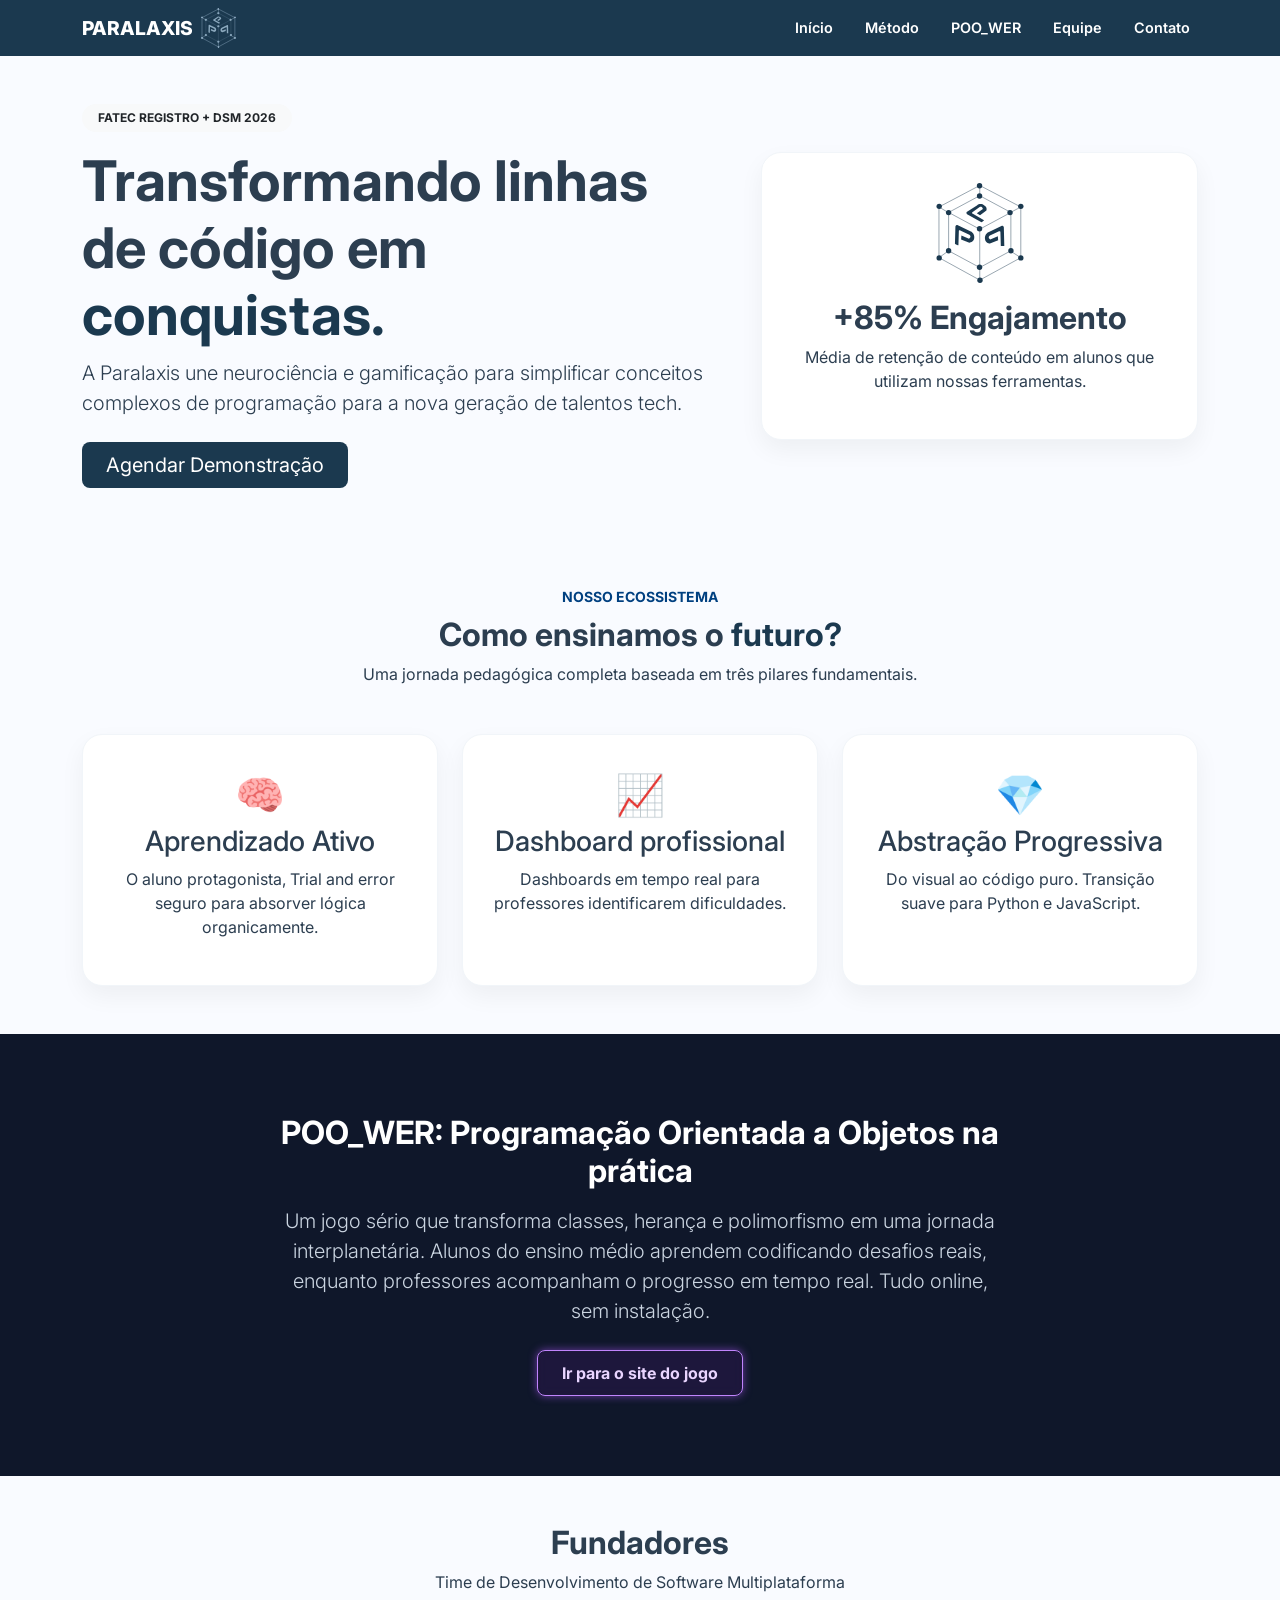
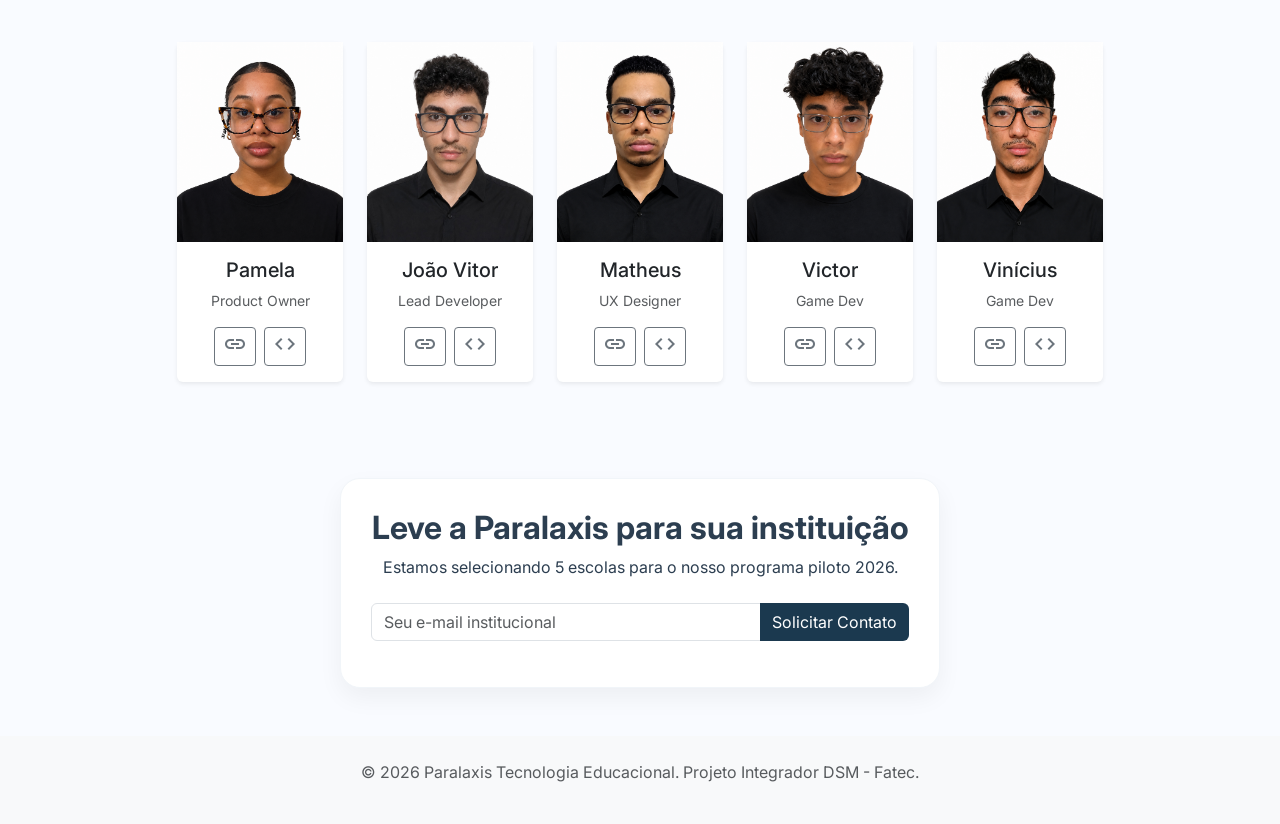
<file: index.html>
<!DOCTYPE html>
<html lang="pt-br">
<head>
    <meta charset="UTF-8">
    <meta name="viewport" content="width=device-width, initial-scale=1.0">
    <title>Paralaxis - Tecnologia Educacional</title>
    <!-- Bootstrap 5 CSS -->
    <link href="https://cdn.jsdelivr.net/npm/bootstrap@5.3.2/dist/css/bootstrap.min.css" rel="stylesheet">
    <!-- Google Fonts -->
    <link href="https://fonts.googleapis.com/css2?family=Inter:wght@400;600;800&family=Space+Grotesk:wght@400;500;700&display=swap" rel="stylesheet">
    <link href="https://fonts.googleapis.com/css2?family=Material+Symbols+Outlined:opsz,wght,FILL,GRAD@20..48,400,0,1" rel="stylesheet">
    <link rel="stylesheet" href="css/paralaxis.css">
</head>
<body id="top">

<!-- ===== NAVBAR COM BOOTSTRAP ===== -->
<nav class="navbar navbar-expand-lg navbar-custom sticky-top">
    <div class="container">
        <a class="logo" href="#top">
            PARALAXIS <img src="imgs/projeto/logo-secundária-empresa.svg" alt="logo Paralaxis">
        </a>
        <button class="navbar-toggler" type="button" data-bs-toggle="collapse" data-bs-target="#navbarNav" aria-controls="navbarNav" aria-expanded="false" aria-label="Toggle navigation">
        </button>
        <div class="collapse navbar-collapse" id="navbarNav">
            <ul class="navbar-nav ms-auto align-items-center gap-3">
                <li class="nav-item"><a class="nav-link nav-link-custom" href="#top">Início</a></li>
                <li class="nav-item"><a class="nav-link nav-link-custom" href="#recursos">Método</a></li>
                <li class="nav-item"><a class="nav-link nav-link-custom" href="#poower">POO_WER</a></li>
                <li class="nav-item"><a class="nav-link nav-link-custom" href="#equipe">Equipe</a></li>
                <li class="nav-item"><a class="nav-link nav-link-custom" href="#cta">Contato</a></li>
            </ul>
        </div>
    </div>
</nav>

<main>
    <!-- ===== HERO ===== -->
    <section class="py-5">
        <div class="container">
            <div class="row align-items-center g-5">
                <div class="col-lg-7">
                    <span class="badge bg-light text-dark px-3 py-2 rounded-pill fw-bold mb-3">FATEC REGISTRO + DSM 2026</span>
                    <h1 class="display-4 fw-bold">Transformando linhas de código em <span class="azul">conquistas.</span></h1>
                    <p class="lead">A Paralaxis une neurociência e gamificação para simplificar conceitos complexos de programação para a nova geração de talentos tech.</p>
                    <div class="d-flex gap-3 mt-4">
                        <button class="btn btn-primary btn-lg px-4" style="background-color: #1B394F; border: none;">Agendar Demonstração</button>
                    </div>
                </div>
                <div class="col-lg-5">
                    <div class="card-custom text-center">
                        <img src="imgs/projeto/logo-principal-empresa.svg" alt="logo Paralaxis" style="height: 100px; width: 100px">
                        <h2 class="fw-bold mt-3">+85% Engajamento</h2>
                        <p>Média de retenção de conteúdo em alunos que utilizam nossas ferramentas.</p>
                    </div>
                </div>
            </div>
        </div>
    </section>

    <!-- ===== RECURSOS ===== -->
    <section id="recursos" class="py-5">
        <div class="container text-center">
            <span class="text-uppercase fw-bold small" style="color: #004080;">NOSSO ECOSSISTEMA</span>
            <h2 class="fw-bold mt-2">Como ensinamos o <span class="azul">futuro?</span></h2>
            <p class="mb-5">Uma jornada pedagógica completa baseada em três pilares fundamentais.</p>
            <div class="row g-4">
                <div class="col-md-4">
                    <div class="card-custom text-center">
                        <span class="fs-1">🧠</span>
                        <h3>Aprendizado Ativo</h3>
                        <p>O aluno protagonista, Trial and error seguro para absorver lógica organicamente.</p>
                    </div>
                </div>
                <div class="col-md-4">
                    <div class="card-custom text-center">
                        <span class="fs-1">📈</span>
                        <h3>Dashboard profissional</h3>
                        <p>Dashboards em tempo real para professores identificarem dificuldades.</p>
                    </div>
                </div>
                <div class="col-md-4">
                    <div class="card-custom text-center">
                        <span class="fs-1">💎</span>
                        <h3>Abstração Progressiva</h3>
                        <p>Do visual ao código puro. Transição suave para Python e JavaScript.</p>
                    </div>
                </div>
            </div>
        </div>
    </section>

    <!-- ===== POO_WER ===== -->
    <section class="poower-section" id="poower">
    <div class="container">
        <div class="row justify-content-center text-center">
            <div class="col-lg-8">
                <h2 class="fw-bold mb-3">POO_WER: Programação Orientada a Objetos na prática</h2>
                <p class="lead mb-4" style="color: #cbd5e1;">
                    Um jogo sério que transforma classes, herança e polimorfismo em uma jornada 
                    interplanetária. Alunos do ensino médio aprendem codificando desafios reais, 
                    enquanto professores acompanham o progresso em tempo real. Tudo online, sem 
                    instalação.
                </p>
                <div class="d-flex justify-content-center gap-3 flex-wrap">
                    <a href="POOWER.html" class="btn-cyber">Ir para o site do jogo</a>
                </div>
            </div>
        </div>
    </div>
</section>

    <!-- ===== EQUIPE ===== -->
    <section id="equipe" class="py-5">
        <div class="container text-center">
            <h2 class="fw-bold">Fundadores</h2>
            <p>Time de Desenvolvimento de Software Multiplataforma</p>
            <div class="row g-4 mt-4 justify-content-center">
                <!-- Membro 1 -->
                <div class="col-md-4 col-lg-2">
                    <div class="card border-0 shadow-sm h-100">
                        <div style="height: 200px;">
                            <img src="imgs/integrantes/pamela.png" alt="foto integrante 1" class="img-integrantes">
                        </div>
                        <div class="card-body text-center">
                            <h5 class="card-title">Pamela</h5>
                            <p class="card-text small text-muted">Product Owner</p>
                            <div class="d-flex justify-content-center gap-2">
                                <a href="https://www.linkedin.com/in/pamela-candido-4a87b4321?utm_source=share_via&utm_content=profile&utm_medium=member_android" target="_blank" class="btn btn-sm btn-outline-secondary"><span class="material-symbols-outlined">link</span></a>
                                <a href="https://github.com/Pamela-PC" target="_blank" class="btn btn-sm btn-outline-secondary"><span class="material-symbols-outlined">code</span></a>
                            </div>
                        </div>
                    </div>
                </div>
                <!-- Membro 2 -->
                <div class="col-md-4 col-lg-2">
                    <div class="card border-0 shadow-sm h-100">
                        <div style="height: 200px;">
                            <img src="imgs/integrantes/joao.png" alt="foto integrante 2" class="img-integrantes">
                        </div>
                        <div class="card-body text-center">
                            <h5 class="card-title">João Vitor</h5>
                            <p class="card-text small text-muted">Lead Developer</p>
                            <div class="d-flex justify-content-center gap-2">
                                <a href="https://www.linkedin.com/in/jvabarroso" target="_blank" class="btn btn-sm btn-outline-secondary"><span class="material-symbols-outlined">link</span></a>
                                <a href="https://github.com/jvabarroso" target="_blank" class="btn btn-sm btn-outline-secondary"><span class="material-symbols-outlined">code</span></a>
                            </div>
                        </div>
                    </div>
                </div>
                <!-- Membro 3 -->
                <div class="col-md-4 col-lg-2">
                    <div class="card border-0 shadow-sm h-100">
                        <div style="height: 200px;">
                            <img src="imgs/integrantes/matheus.png" alt="foto integrante 3" class="img-integrantes">
                        </div>
                        <div class="card-body text-center">
                            <h5 class="card-title">Matheus</h5>
                            <p class="card-text small text-muted">UX Designer</p>
                            <div class="d-flex justify-content-center gap-2">
                                <a href="https://www.linkedin.com/in/matheus-shimada-pereira-3a90553b0/" target="_blank" class="btn btn-sm btn-outline-secondary"><span class="material-symbols-outlined">link</span></a>
                                <a href="https://github.com/matheusxmada" target="_blank" class="btn btn-sm btn-outline-secondary"><span class="material-symbols-outlined">code</span></a>
                            </div>
                        </div>
                    </div>
                </div>
                <!-- Membro 4 -->
                <div class="col-md-4 col-lg-2">
                    <div class="card border-0 shadow-sm h-100">
                        <div style="height: 200px;">
                            <img src="imgs/integrantes/victor.png" alt="foto integrante 4" class="img-integrantes">
                        </div>
                        <div class="card-body text-center">
                            <h5 class="card-title">Victor</h5>
                            <p class="card-text small text-muted">Game Dev</p>
                            <div class="d-flex justify-content-center gap-2">
                                <a href="https://www.linkedin.com/in/victor-torres-63026940b?utm_source=share_via&utm_content=profile&utm_medium=member_android" target="_blank" class="btn btn-sm btn-outline-secondary"><span class="material-symbols-outlined">link</span></a>
                                <a href="https://github.com/vtorres41" target="_blank" class="btn btn-sm btn-outline-secondary"><span class="material-symbols-outlined">code</span></a>
                            </div>
                        </div>
                    </div>
                </div>
                <!-- Membro 5 -->
                <div class="col-md-4 col-lg-2">
                    <div class="card border-0 shadow-sm h-100">
                        <div style="height: 200px;">
                            <img src="imgs/integrantes/vinicius.png" alt="foto integrante 5" class="img-integrantes">
                        </div>
                        <div class="card-body text-center">
                            <h5 class="card-title">Vinícius</h5>
                            <p class="card-text small text-muted">Game Dev</p>
                            <div class="d-flex justify-content-center gap-2">
                                <a href="https://br.linkedin.com/in/vinicius-calixto-lopes-b7736b40a" class="btn btn-sm btn-outline-secondary"><span class="material-symbols-outlined">link</span></a>
                                <a href="https://github.com/V3433" class="btn btn-sm btn-outline-secondary"><span class="material-symbols-outlined">code</span></a>
                            </div>
                        </div>
                    </div>
                </div>
            </div>
        </div>
    </section>

    <!-- ===== CTA / CONTATO ===== -->
    <section id="cta" class="py-5">
        <div class="container text-center">
            <div class="card-custom mx-auto" style="max-width: 600px;">
                <h2 class="fw-bold">Leve a Paralaxis para sua instituição</h2>
                <p class="mb-4">Estamos selecionando 5 escolas para o nosso programa piloto 2026.</p>
                <div class="input-group mb-3">
                    <input type="email" class="form-control" placeholder="Seu e-mail institucional">
                    <button class="btn btn-primary" type="button" style="background-color: #1B394F; border: none;">Solicitar Contato</button>
                </div>
            </div>
        </div>
    </section>
</main>

<!-- ===== FOOTER ===== -->
<footer class="text-center py-4 bg-light text-muted">
    <p>© 2026 Paralaxis Tecnologia Educacional. Projeto Integrador DSM - Fatec.</p>
</footer>

<script src="https://cdn.jsdelivr.net/npm/bootstrap@5.3.2/dist/js/bootstrap.bundle.min.js"></script>

</body>

</html>
</file>
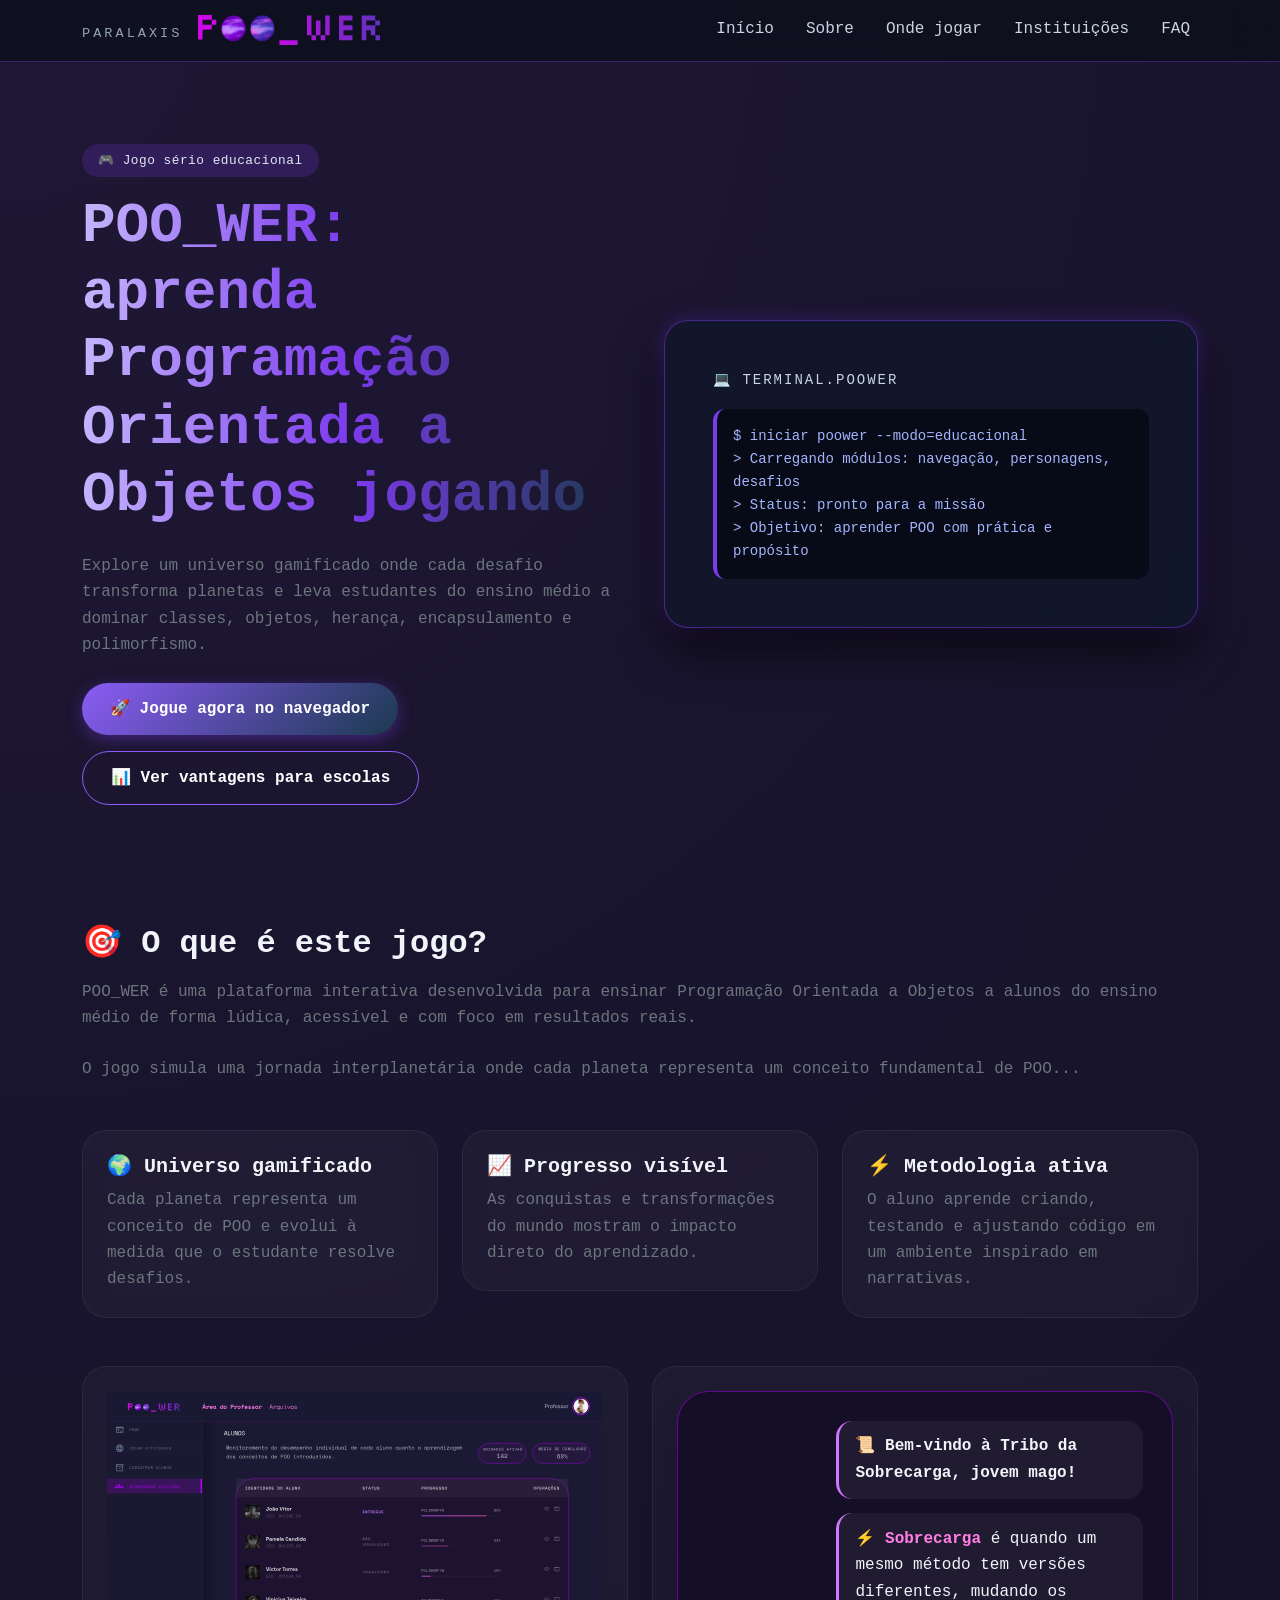
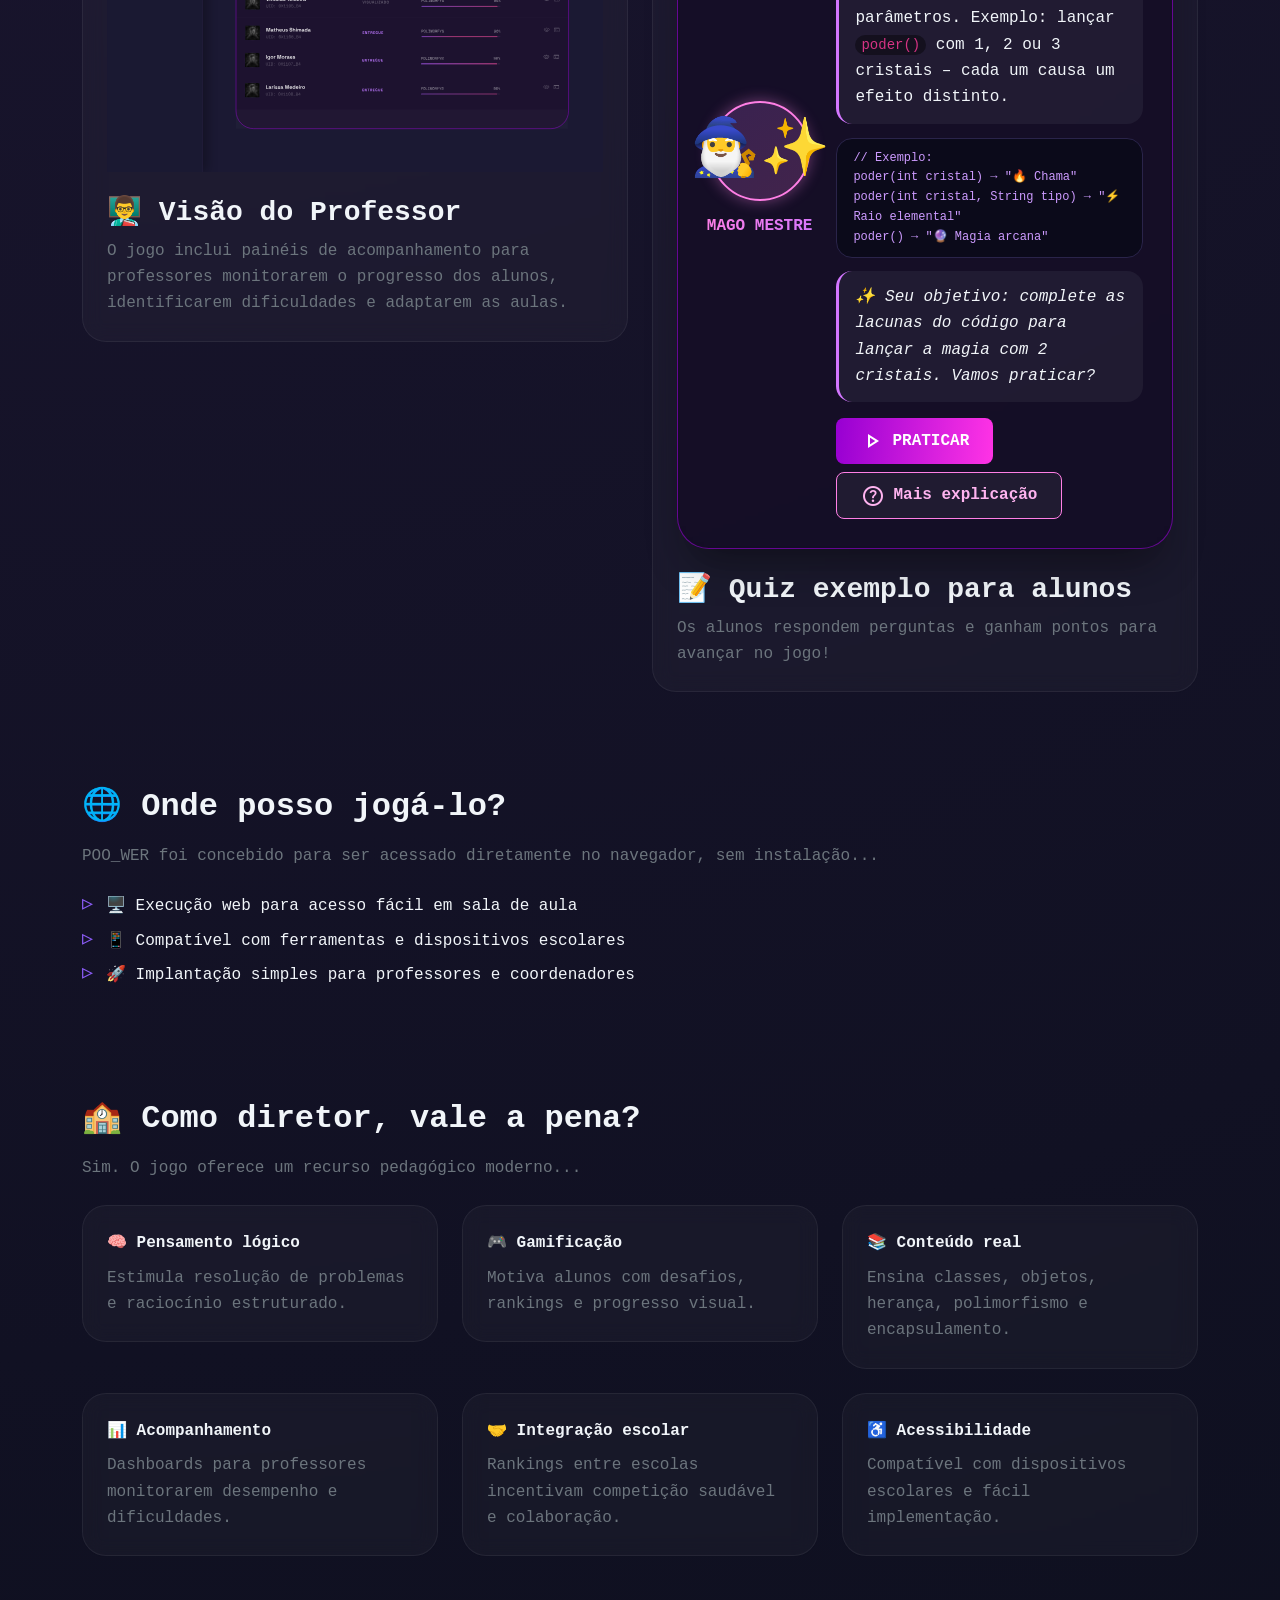
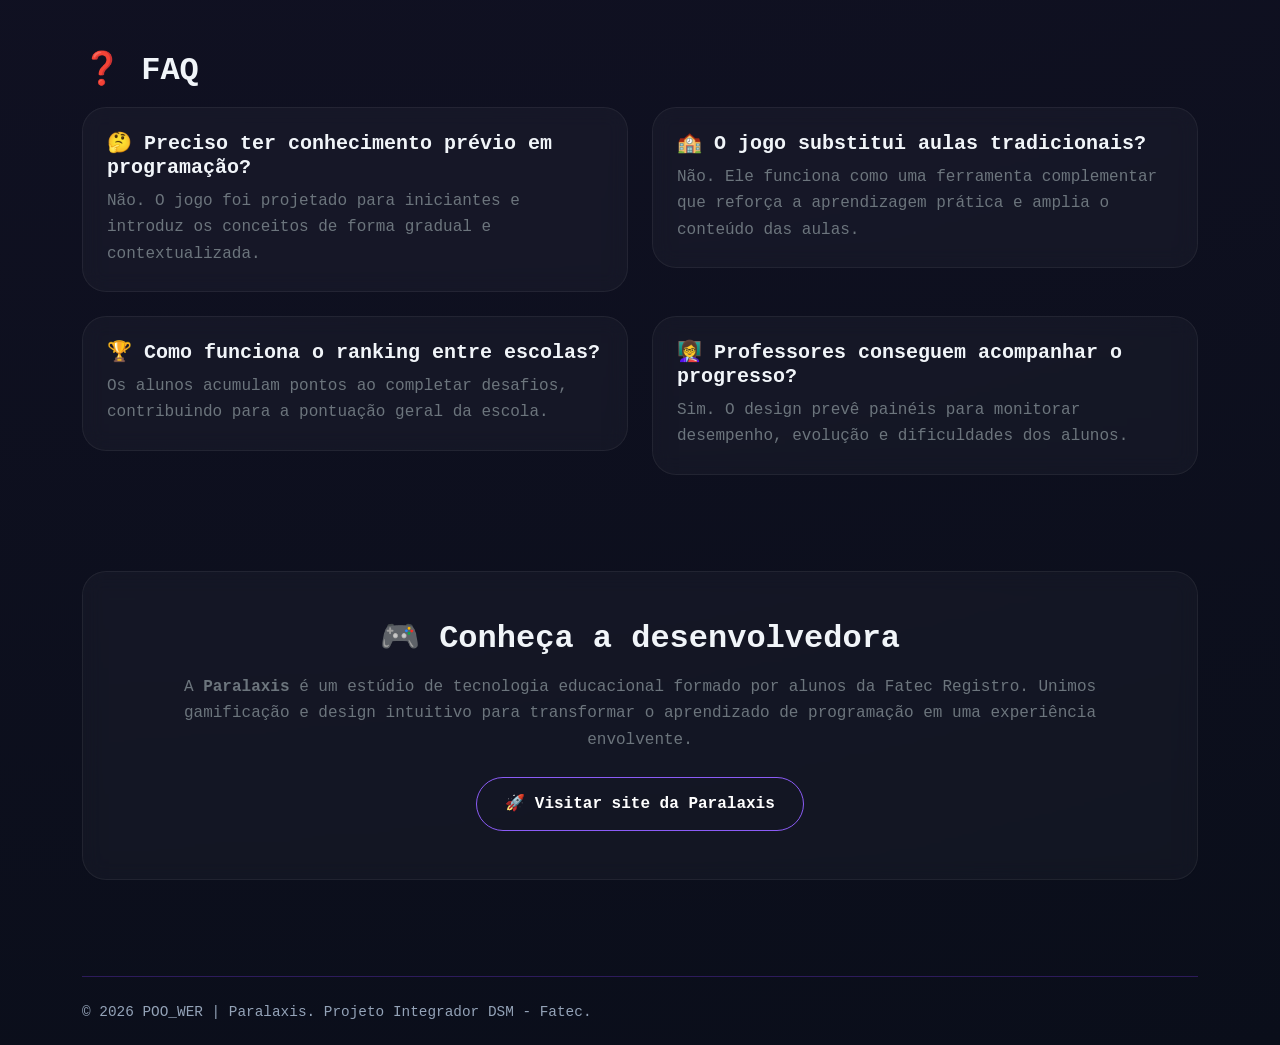
<file: POOWER.html>
<!doctype html>
<html lang="pt-BR">
  <head>
    <meta charset="UTF-8" />
    <meta name="viewport" content="width=device-width, initial-scale=1.0" />
    <title>POO_WER | Jogo Educacional de POO</title>
    <meta
      name="description"
      content="POO_WER é um jogo sério para ensino de Programação Orientada a Objetos para alunos do ensino médio."
    />
    <!-- Bootstrap 5 CSS -->
    <link
      href="https://cdn.jsdelivr.net/npm/bootstrap@5.3.3/dist/css/bootstrap.min.css"
      rel="stylesheet"
    />
<link href="https://fonts.googleapis.com/css2?family=Material+Symbols+Outlined:opsz,wght,FILL,GRAD@20..48,400,0,1" rel="stylesheet">
    <link rel="stylesheet" href="css/poower.css" />
  </head>
  <body class="pt-5 pt-md-4">
    <div class="page-shell container">
      <!-- Navbar fixa -->
      <nav class="navbar navbar-expand-md fixed-top topbar">
        <div class="container">
          <div class="brand d-flex align-items-baseline gap-3">
            <span class="brand-name">PARALAXIS</span>
            <span class="brand-product"
              ><img src="imgs/projeto/logo-poower.svg" alt="Logo POO_WER" height="30"
            /></span>
          </div>
          <button
            class="navbar-toggler border-0"
            type="button"
            data-bs-toggle="collapse"
            data-bs-target="#mainNav"
          >
            <span class="navbar-toggler-icon"></span>
          </button>
          <div
            class="collapse navbar-collapse justify-content-end"
            id="mainNav"
          >
            <div class="navbar-nav gap-3">
              <a class="nav-link" href="#inicio">Início</a>
              <a class="nav-link" href="#sobre">Sobre</a>
              <a class="nav-link" href="#onde">Onde jogar</a>
              <a class="nav-link" href="#diretores">Instituições</a>
              <a class="nav-link" href="#faq">FAQ</a>
            </div>
          </div>
        </div>
      </nav>

      <main>
        <!-- Hero -->
        <section class="hero row align-items-center g-5 py-5 my-4" id="inicio">
          <div class="col-lg-6">
            <span class="eyebrow d-inline-block mb-3"
              >🎮 Jogo sério educacional</span
            >
            <h1 class="fw-bold mb-4">
              POO_WER: aprenda Programação Orientada a Objetos jogando
            </h1>
            <p class="text-secondary mb-4">
              Explore um universo gamificado onde cada desafio transforma
              planetas e leva estudantes do ensino médio a dominar classes,
              objetos, herança, encapsulamento e polimorfismo.
            </p>
            <div class="d-flex gap-3 flex-wrap">
              <a href="#onde" class="btn btn-primary-custom"
                >🚀 Jogue agora no navegador</a
              >
              <a href="#diretores" class="btn btn-ghost-custom"
                >📊 Ver vantagens para escolas</a
              >
            </div>
          </div>
          <aside class="col-lg-6">
            <div class="hero-panel p-4 p-md-5">
              <div class="panel-header small text-uppercase mb-3">
                💻 terminal.poower
              </div>
              <pre class="terminal p-3 mb-0">
$ iniciar poower --modo=educacional
> Carregando módulos: navegação, personagens, desafios
> Status: pronto para a missão
> Objetivo: aprender POO com prática e propósito</pre
              >
            </div>
          </aside>
        </section>

        <!-- Seção Sobre -->
        <section class="py-5" id="sobre">
          <h2 class="fw-bold mb-3">🎯 O que é este jogo?</h2>
          <p class="text-secondary mb-4">
            POO_WER é uma plataforma interativa desenvolvida para ensinar
            Programação Orientada a Objetos a alunos do ensino médio de forma
            lúdica, acessível e com foco em resultados reais.
          </p>
          <p class="text-secondary mb-5">
            O jogo simula uma jornada interplanetária onde cada planeta
            representa um conceito fundamental de POO...
          </p>
          <div class="row g-4 mb-5">
            <div class="col-md-4">
              <article class="custom-card p-4">
                <h3 class="h5 fw-bold">🌍 Universo gamificado</h3>
                <p class="text-secondary mb-0">
                  Cada planeta representa um conceito de POO e evolui à medida
                  que o estudante resolve desafios.
                </p>
              </article>
            </div>
            <div class="col-md-4">
              <article class="custom-card p-4">
                <h3 class="h5 fw-bold">📈 Progresso visível</h3>
                <p class="text-secondary mb-0">
                  As conquistas e transformações do mundo mostram o impacto
                  direto do aprendizado.
                </p>
              </article>
            </div>
            <div class="col-md-4">
              <article class="custom-card p-4">
                <h3 class="h5 fw-bold">⚡ Metodologia ativa</h3>
                <p class="text-secondary mb-0">
                  O aluno aprende criando, testando e ajustando código em um
                  ambiente inspirado em narrativas.
                </p>
              </article>
            </div>
          </div>
          <div class="row g-4">
            <div class="col-md-6">
  <article class="custom-card p-4">
    <img src="imgs/projeto/mockup-prof.svg" style="width: 100%; height: auto;">
    <h3 class="fw-bold mt-4">👨‍🏫 Visão do Professor</h3>
    <p class="text-secondary mb-0">
      O jogo inclui painéis de acompanhamento para professores monitorarem o progresso dos alunos, identificarem dificuldades e adaptarem as aulas.
    </p>
  </article>
</div>
            <div class="col-md-6">
              <article class="custom-card p-4">
                    <!-- Card do Mago -->
                    <div id="mockMageCard" class="mockup-glass">
                        <div class="row align-items-center g-4">
                            <div class="col-md-auto text-center">
                                <div class="mage-circle"><span>🧙‍♂️✨</span></div>
                                <div class="mage-name">MAGO MESTRE</div>
                            </div>
                            <div class="col">
                                <div class="mage-bubble"><strong>📜 Bem-vindo à Tribo da Sobrecarga, jovem mago!</strong></div>
                                <div class="mage-bubble"><span style="color:#ff7fe5; font-weight:700;">⚡ Sobrecarga</span> é quando um mesmo método tem versões diferentes, mudando os parâmetros. Exemplo: lançar <code style="background:#00000066; padding:2px 6px; border-radius:10px;">poder()</code> com 1, 2 ou 3 cristais – cada um causa um efeito distinto.</div>
                                <div class="code-block-mini">
                                    // Exemplo:<br>
                                    poder(int cristal) → "🔥 Chama"<br>
                                    poder(int cristal, String tipo) → "⚡ Raio elemental"<br>
                                    poder() → "🔮 Magia arcana"
                                </div>
                                <div class="mage-bubble"><em>✨ Seu objetivo: complete as lacunas do código para lançar a magia com 2 cristais. Vamos praticar?</em></div>
                                <div class="d-flex gap-2 flex-wrap mt-3">
                                    <button id="mockPraticar" class="btn-mage"><span class="material-symbols-outlined">play_arrow</span> PRATICAR</button>
                                    <button id="mockExplicar" class="btn-mage-outline"><span class="material-symbols-outlined">help</span> Mais explicação</button>
                                </div>
                            </div>
                        </div>
                        
                    </div>

                    <!-- Card do Quiz (inicialmente oculto) -->
                    <div id="mockQuizCard" class="mockup-glass hidden-mock">
                        <div class="row align-items-center g-4">
                            <div class="col-md-auto text-center">
                                <div class="mage-circle"><span>📋</span></div>
                                <div class="mage-name">DESAFIO</div>
                            </div>
                            <div class="col">
                                <div class="mage-bubble"><strong>Qual a definição correta de Sobrecarga (Overloading)?</strong></div>
                                
                                <div class="quiz-option">
                                    <input type="radio" name="quizOverload" value="1" class="quiz-radio" id="q1">
                                    <label for="q1" class="custom-radio"></label>
                                    <label for="q1"> Mesmo nome de método, mas com parâmetros diferentes (quantidade/tipo).</label>
                                </div>
                                <div class="quiz-option">
                                    <input type="radio" name="quizOverload" value="0" class="quiz-radio" id="q2">
                                    <label for="q2" class="custom-radio"></label>
                                    <label for="q2"> Dois métodos com o mesmo nome e os mesmos parâmetros.</label>
                                </div>
                                <div class="quiz-option">
                                    <input type="radio" name="quizOverload" value="2" class="quiz-radio" id="q3">
                                    <label for="q3" class="custom-radio"></label>
                                    <label for="q3"> Métodos com nomes diferentes e comportamentos similares.</label>
                                </div>
                                <div class="quiz-option">
                                    <input type="radio" name="quizOverload" value="3" class="quiz-radio" id="q4">
                                    <label for="q4" class="custom-radio"></label>
                                    <label for="q4"> Usar a palavra-chave 'override' no método.</label>
                                </div>

                                <div id="mockFeedback" class="feedback-box">📖 Selecione a alternativa correta e confira!</div>

                                <div class="d-flex gap-2 mt-3">
                                    <button id="mockVerificar" class="btn-mage"><span class="material-symbols-outlined">check_circle</span> VERIFICAR</button>
                                    <button id="mockVoltar" class="btn-mage-outline"><span class="material-symbols-outlined">arrow_back</span> Voltar</button>
                                </div>
                            </div>
                        </div>
                    </div>
                    <h3 class="fw-bold mt-4">📝 Quiz exemplo para alunos</h3>
                    <p class="text-secondary mb-0">
                      Os alunos respondem perguntas e ganham pontos para avançar no jogo!
                    </p>
              </article>
            </div>
          </div>
        </section>

        <!-- Onde jogar -->
        <section class="py-5" id="onde">
          <h2 class="fw-bold mb-3">🌐 Onde posso jogá-lo?</h2>
          <p class="text-secondary mb-4">
            POO_WER foi concebido para ser acessado diretamente no navegador,
            sem instalação...
          </p>
          <ul class="feature-list list-unstyled">
            <li class="ps-4 position-relative mb-2">
              🖥️ Execução web para acesso fácil em sala de aula
            </li>
            <li class="ps-4 position-relative mb-2">
              📱 Compatível com ferramentas e dispositivos escolares
            </li>
            <li class="ps-4 position-relative mb-2">
              🚀 Implantação simples para professores e coordenadores
            </li>
          </ul>
        </section>

        <!-- Diretores -->
        <section class="py-5" id="diretores">
          <h2 class="fw-bold mb-3">🏫 Como diretor, vale a pena?</h2>
          <p class="text-secondary mb-4">
            Sim. O jogo oferece um recurso pedagógico moderno...
          </p>
          <div class="row g-4">
            <div class="col-sm-6 col-lg-4">
              <div class="custom-card p-4">
                <strong class="d-block mb-2">🧠 Pensamento lógico</strong>
                <p class="text-secondary mb-0">
                  Estimula resolução de problemas e raciocínio estruturado.
                </p>
              </div>
            </div>
            <div class="col-sm-6 col-lg-4">
              <div class="custom-card p-4">
                <strong class="d-block mb-2">🎮 Gamificação</strong>
                <p class="text-secondary mb-0">
                  Motiva alunos com desafios, rankings e progresso visual.
                </p>
              </div>
            </div>
            <div class="col-sm-6 col-lg-4">
              <div class="custom-card p-4">
                <strong class="d-block mb-2">📚 Conteúdo real</strong>
                <p class="text-secondary mb-0">
                  Ensina classes, objetos, herança, polimorfismo e
                  encapsulamento.
                </p>
              </div>
            </div>
            <div class="col-sm-6 col-lg-4">
              <div class="custom-card p-4">
                <strong class="d-block mb-2">📊 Acompanhamento</strong>
                <p class="text-secondary mb-0">
                  Dashboards para professores monitorarem desempenho e
                  dificuldades.
                </p>
              </div>
            </div>
            <div class="col-sm-6 col-lg-4">
              <div class="custom-card p-4">
                <strong class="d-block mb-2">🤝 Integração escolar</strong>
                <p class="text-secondary mb-0">
                  Rankings entre escolas incentivam competição saudável e
                  colaboração.
                </p>
              </div>
            </div>
            <div class="col-sm-6 col-lg-4">
              <div class="custom-card p-4">
                <strong class="d-block mb-2">♿ Acessibilidade</strong>
                <p class="text-secondary mb-0">
                  Compatível com dispositivos escolares e fácil implementação.
                </p>
              </div>
            </div>
          </div>
        </section>

        <!-- FAQ -->
        <section class="py-5" id="faq">
          <h2 class="fw-bold mb-3">❓ FAQ</h2>
          <div class="row g-4">
            <div class="col-md-6">
              <article class="custom-card p-4">
                <h3 class="h5 fw-bold">🤔 Preciso ter conhecimento prévio em programação?</h3>
                <p class="text-secondary mb-0">
                  Não. O jogo foi projetado para iniciantes e introduz os
                  conceitos de forma gradual e contextualizada.
                </p>
              </article>
            </div>
            <div class="col-md-6">
              <article class="custom-card p-4">
                <h3 class="h5 fw-bold">🏫 O jogo substitui aulas tradicionais?</h3>
                <p class="text-secondary mb-0">
                  Não. Ele funciona como uma ferramenta complementar que reforça
                  a aprendizagem prática e amplia o conteúdo das aulas.
                </p>
              </article>
            </div>
            <div class="col-md-6">
              <article class="custom-card p-4">
                <h3 class="h5 fw-bold">
                  🏆 Como funciona o ranking entre escolas?
                </h3>
                <p class="text-secondary mb-0">
                  Os alunos acumulam pontos ao completar desafios, contribuindo
                  para a pontuação geral da escola.
                </p>
              </article>
            </div>
            <div class="col-md-6">
              <article class="custom-card p-4">
                <h3 class="h5 fw-bold">
                  👩‍🏫 Professores conseguem acompanhar o progresso?
                </h3>
                <p class="text-secondary mb-0">
                  Sim. O design prevê painéis para monitorar desempenho,
                  evolução e dificuldades dos alunos.
                </p>
              </article>
            </div>
          </div>
        </section>
        <section class="py-5" id="desenvolvedora">
  <div class="custom-card p-4 p-md-5 text-center">
    <h2 class="fw-bold mb-3">🎮 Conheça a desenvolvedora</h2>
    <p class="text-secondary mb-4">
      A <strong>Paralaxis</strong> é um estúdio de tecnologia educacional formado por alunos da Fatec Registro.
      Unimos gamificação e design intuitivo para transformar o aprendizado de programação em uma experiência envolvente.
    </p>
    <a href="index.html" class="btn btn-ghost-custom">🚀 Visitar site da Paralaxis</a>
  </div>
</section>
      </main>

      <footer class="site-footer d-flex flex-wrap justify-content-between align-items-center mt-5 pt-4 pb-3">
        <p class="mb-1"> © 2026 POO_WER | Paralaxis. Projeto Integrador DSM - Fatec.</p>
      </footer>
    </div>

    <!-- Bootstrap JS -->
    <script src="https://cdn.jsdelivr.net/npm/bootstrap@5.3.3/dist/js/bootstrap.bundle.min.js"></script>
  </body>
  <script src="js/script.js"></script>
</html>
</file>
<file: css/paralaxis.css>
/* ===== ESTILOS GLOBAIS ===== */
        body {
            font-family: 'Inter', sans-serif;
            scroll-behavior: smooth;
            background: #f9fbff;
            color: #2c3e50;
        }

        /* ===== NAVBAR ===== */
        .navbar-custom {
            background: #1B394F;
        }
        .logo {
            font-weight: 800;
            font-size: 1.2rem;
            display: flex;
            align-items: center;
            gap: 8px;
            color: #fff;
            text-decoration: none;
        }
        .logo img {
            height: 40px;
        }
        .nav-link-custom {
            color: #fff !important;
            font-weight: 600;
            font-size: 0.9rem;
            transition: 0.2s;
        }
        .nav-link-custom:hover {
            opacity: 0.8;
        }

        /* ===== BOTÕES CUSTOMIZADOS (mantidos porque Bootstrap não tem esses gradientes) ===== */
        .btn-mage {
            background: linear-gradient(95deg, #9700d2, #ff33e5);
            color: #fff;
            font-weight: 700;
            border-radius: 8px;
            padding: 0.6rem 1.5rem;
            border: none;
            display: inline-flex;
            align-items: center;
            gap: 0.5rem;
            transition: all 0.2s;
        }
        .btn-mage-outline {
            background: rgba(255, 255, 255, 0.05);
            border: 1px solid #ff7fe5;
            color: #ffb4f0;
            font-weight: 700;
            border-radius: 8px;
            padding: 0.6rem 1.5rem;
            display: inline-flex;
            align-items: center;
            gap: 0.5rem;
            transition: all 0.2s;
        }
        .btn-mage:hover,
        .btn-mage-outline:hover {
            transform: translateY(-2px);
            filter: brightness(1.1);
        }

        .btn-cyber {
            background: rgba(88, 28, 135, 0.2);
            backdrop-filter: blur(4px);
            border: 1.5px solid #c084fc;
            color: #e9d5ff;
            box-shadow: 0 0 8px rgba(168, 85, 247, 0.6);
            text-decoration: none;
            padding: 0.6rem 1.5rem;
            border-radius: 8px;
            font-weight: 700;
            display: inline-block;
            transition: all 0.2s;
        }
        .btn-cyber:hover {
            background: #9333ea;
            border-color: #f0abfc;
            color: #0f0f1a;
            box-shadow: 0 0 20px #c084fc;
        }

        /* ===== CARDS PADRÃO ===== */
        .card-custom {
            background: #fff;
            border-radius: 20px;
            padding: 30px;
            box-shadow: 0 10px 25px rgba(0,0,0,0.05);
            transition: 0.2s;
            border: 1px solid #f1f5f9;
            height: 100%;
        }

        /* ===== SEÇÃO ESCURA POO_WER ===== */
        .poower-section {
            background: #0f172a;
            color: #fff;
            padding: 80px 0;
        }

        .img-integrantes {
            width: 100%;
            height: 100%;
            object-fit: cover;
        }

        /* ===== CLASSES AUXILIARES ===== */
        .azul {
            color: #1B394F;
        }
        .roxo {
            color: #a78bfa;
        }
</file>
<file: css/poower.css>
* {
  box-sizing: border-box;
  margin: 0;
  padding: 0;
}

body {
  font-family: "Segoe UI", "JetBrains Mono", monospace;
  background: radial-gradient(circle at top left, #1f1735, #0a0e1a);
  color: #f1f5f9;
  line-height: 1.65;
}


.topbar {
  background: rgba(11, 15, 26, 0.75);
  backdrop-filter: blur(16px);
  border-bottom: 1px solid rgba(124, 58, 237, 0.4);
}

.brand-name {
  color: #94a3b8;
  letter-spacing: 3px;
  font-size: 0.85rem;
}

.brand-product {
  font-size: 1.7rem;
  font-weight: 800;
  color: white;
  text-shadow:
    0 0 12px #7c3aed,
    0 0 24px rgba(124, 58, 237, 0.4);
}

.nav-link {
  color: #cbd5e1;
  font-weight: 500;
  padding: 6px 0;
  border-bottom: 2px solid transparent;
  transition: 0.25s;
}

.nav-link:hover {
  color: #fff;
  border-bottom-color: #8b5cf6;
}

/* Hero título com gradiente */
.hero h1 {
  font-size: clamp(2.5rem, 5vw, 3.5rem);
  line-height: 1.2;
  background: linear-gradient(90deg, #c4b5fd, #7c3aed, #1b394f);
  -webkit-background-clip: text;
  background-clip: text;
  color: transparent;
}

.eyebrow {
  background: rgba(124, 58, 237, 0.2);
  padding: 6px 16px;
  border-radius: 20px;
  font-size: 0.8rem;
  letter-spacing: 0.5px;
  color: #e2e8f0;
}

/* Botões personalizados */
.btn-primary-custom {
  background: linear-gradient(135deg, #8b5cf6, #1b394f);
  color: #fff !important;
  border-radius: 40px;
  padding: 14px 28px;
  font-weight: 600;
  border: none;
  box-shadow: 0 4px 15px rgba(124, 58, 237, 0.4);
  transition: all 0.3s;
}

.btn-primary-custom:hover {
  transform: translateY(-3px);
  box-shadow: 0 10px 25px rgba(124, 58, 237, 0.6);
  color: #fff;
}

.btn-ghost-custom {
  background: transparent;
  border: 1px solid #8b5cf6;
  color: #fff !important;
  border-radius: 40px;
  padding: 14px 28px;
  font-weight: 600;
  transition: all 0.3s;
}

.btn-ghost-custom:hover {
  background: rgba(139, 92, 246, 0.15);
  transform: translateY(-3px);
  box-shadow: 0 8px 20px rgba(124, 58, 237, 0.3);
}

/* Terminal com efeito glass e brilho */
.hero-panel {
  background: rgba(15, 23, 42, 0.8);
  backdrop-filter: blur(12px);
  border: 1px solid rgba(124, 58, 237, 0.5);
  border-radius: 24px;
  box-shadow:
    0 25px 45px rgba(0, 0, 0, 0.6),
    0 0 20px rgba(124, 58, 237, 0.3);
}

.panel-header {
  color: #cbd5e1;
  letter-spacing: 2px;
}

.terminal {
  background: #070b18;
  border-radius: 12px;
  font-family: "JetBrains Mono", monospace;
  color: #a5b4fc;
  white-space: pre-wrap;
  border-left: 4px solid #7c3aed;
}

/* Cards universais com vidro e hover elegante */
.custom-card {
  background: rgba(255, 255, 255, 0.03);
  backdrop-filter: blur(10px);
  border: 1px solid rgba(255, 255, 255, 0.06);
  border-radius: 24px;
  transition: all 0.3s ease;
}

.custom-card:hover {
  border-color: #7c3aed;
  background: rgba(124, 58, 237, 0.08);
  transform: scale(1.02);
  box-shadow:
    0 12px 24px rgba(0, 0, 0, 0.4),
    0 0 15px rgba(124, 58, 237, 0.2);
}

/* Lista com triângulo roxo */
.feature-list li::before {
  content: "▹";
  position: absolute;
  left: 0;
  color: #8b5cf6;
  font-size: 1.4rem;
  line-height: 1;
}

/* Footer com borda sutil */
.site-footer {
  border-top: 1px solid rgba(124, 58, 237, 0.3);
  color: #94a3b8;
  font-size: 0.9rem;
}

/* Ajustes mínimos para mobile */
@media (max-width: 768px) {
  .hero h1 {
    font-size: 2.2rem;
  }
  .brand-product {
    font-size: 1.4rem;
  }
  .btn-primary-custom,
  .btn-ghost-custom {
    width: 100%;
    text-align: center;
  }
}

        /* ===== MOCKUP DO JOGO (Mago/Quiz) ===== */
        .mockup-glass {
            background: rgba(18, 10, 35, 0.75);
            backdrop-filter: blur(18px);
            border-radius: 2rem;
            border: 1px solid rgba(184, 0, 255, 0.5);
            box-shadow: 0 25px 40px -12px rgba(0,0,0,0.4);
            padding: 1.8rem;
        }
        .mage-circle {
            width: 100px;
            height: 100px;
            background: linear-gradient(145deg, rgba(211,118,255,0.19), rgba(255,127,229,0.19));
            border-radius: 50%;
            display: flex;
            align-items: center;
            justify-content: center;
            margin: 0 auto;
            border: 2px solid #ff7fe5;
            box-shadow: 0 0 15px rgba(255,127,229,0.4);
        }
        .mage-circle span {
            font-size: 3.5rem;
        }
        .mage-name {
            font-family: 'Space Grotesk', monospace;
            font-weight: 800;
            background: linear-gradient(135deg, #ff7fe5, #d376ff);
            -webkit-background-clip: text;
            background-clip: text;
            color: transparent;
            font-size: 1rem;
            margin-top: 0.75rem;
        }
        .mage-bubble {
            background: rgba(255,255,255,0.05);
            border-left: 3px solid #d376ff;
            padding: 0.8rem 1rem;
            border-radius: 1rem;
            margin-bottom: 0.9rem;
        }
        .code-block-mini {
            background: #0b0a1a;
            border-radius: 1rem;
            padding: 0.6rem 1rem;
            font-family: monospace;
            font-size: 0.75rem;
            color: #cd9bff;
            border: 1px solid #2a244a;
            margin: 0.8rem 0;
        }

        /* ===== QUIZ (dentro do mockup) ===== */
        .quiz-option {
            background: rgba(20, 15, 40, 0.6);
            border: 1px solid rgba(184, 0, 255, 0.4);
            border-radius: 1rem;
            padding: 0.7rem 1rem;
            margin-bottom: 0.7rem;
            display: flex;
            align-items: center;
            gap: 0.8rem;
            cursor: pointer;
            transition: 0.2s;
        }
        .quiz-option:hover {
            border-color: #ff7fe5;
            background: rgba(255,127,229,0.08);
        }
        .quiz-radio {
            display: none;
        }
        .quiz-radio + .custom-radio {
            width: 1.2rem;
            height: 1.2rem;
            border-radius: 50%;
            border: 2px solid #aba9bf;
            display: inline-block;
            flex-shrink: 0;
        }
        .quiz-radio:checked + .custom-radio {
            border-color: #ff7fe5;
            background: #ff7fe5;
            box-shadow: inset 0 0 0 2px #1a1235;
        }
        .feedback-box {
            margin-top: 1rem;
            background: rgba(0,0,0,0.5);
            border-radius: 1rem;
            padding: 0.8rem;
            font-size: 0.8rem;
            border-left: 3px solid #ff7fe5;
        }
        .hidden-mock {
            display: none;
        }
        .toast-mock {
            position: fixed;
            bottom: 20px;
            left: 50%;
            transform: translateX(-50%);
            background: rgba(30, 11, 58, 0.93);
            backdrop-filter: blur(12px);
            border: 1px solid #d376ff;
            color: white;
            padding: 0.5rem 1.2rem;
            border-radius: 2rem;
            font-size: 0.8rem;
            z-index: 9999;
            white-space: nowrap;
        }
        .btn-mage {
            background: linear-gradient(95deg, #9700d2, #ff33e5);
            color: #fff;
            font-weight: 700;
            border-radius: 8px;
            padding: 0.6rem 1.5rem;
            border: none;
            display: inline-flex;
            align-items: center;
            gap: 0.5rem;
            transition: all 0.2s;
        }
        .btn-mage-outline {
            background: rgba(255, 255, 255, 0.05);
            border: 1px solid #ff7fe5;
            color: #ffb4f0;
            font-weight: 700;
            border-radius: 8px;
            padding: 0.6rem 1.5rem;
            display: inline-flex;
            align-items: center;
            gap: 0.5rem;
            transition: all 0.2s;
        }
        .btn-mage:hover,
        .btn-mage-outline:hover {
            transform: translateY(-2px);
            filter: brightness(1.1);
        }

        .btn-cyber {
            background: rgba(88, 28, 135, 0.2);
            backdrop-filter: blur(4px);
            border: 1.5px solid #c084fc;
            color: #e9d5ff;
            box-shadow: 0 0 8px rgba(168, 85, 247, 0.6);
            text-decoration: none;
            padding: 0.6rem 1.5rem;
            border-radius: 8px;
            font-weight: 700;
            display: inline-block;
            transition: all 0.2s;
        }
        .btn-cyber:hover {
            background: #9333ea;
            border-color: #f0abfc;
            color: #0f0f1a;
            box-shadow: 0 0 20px #c084fc;
        }
</file>
